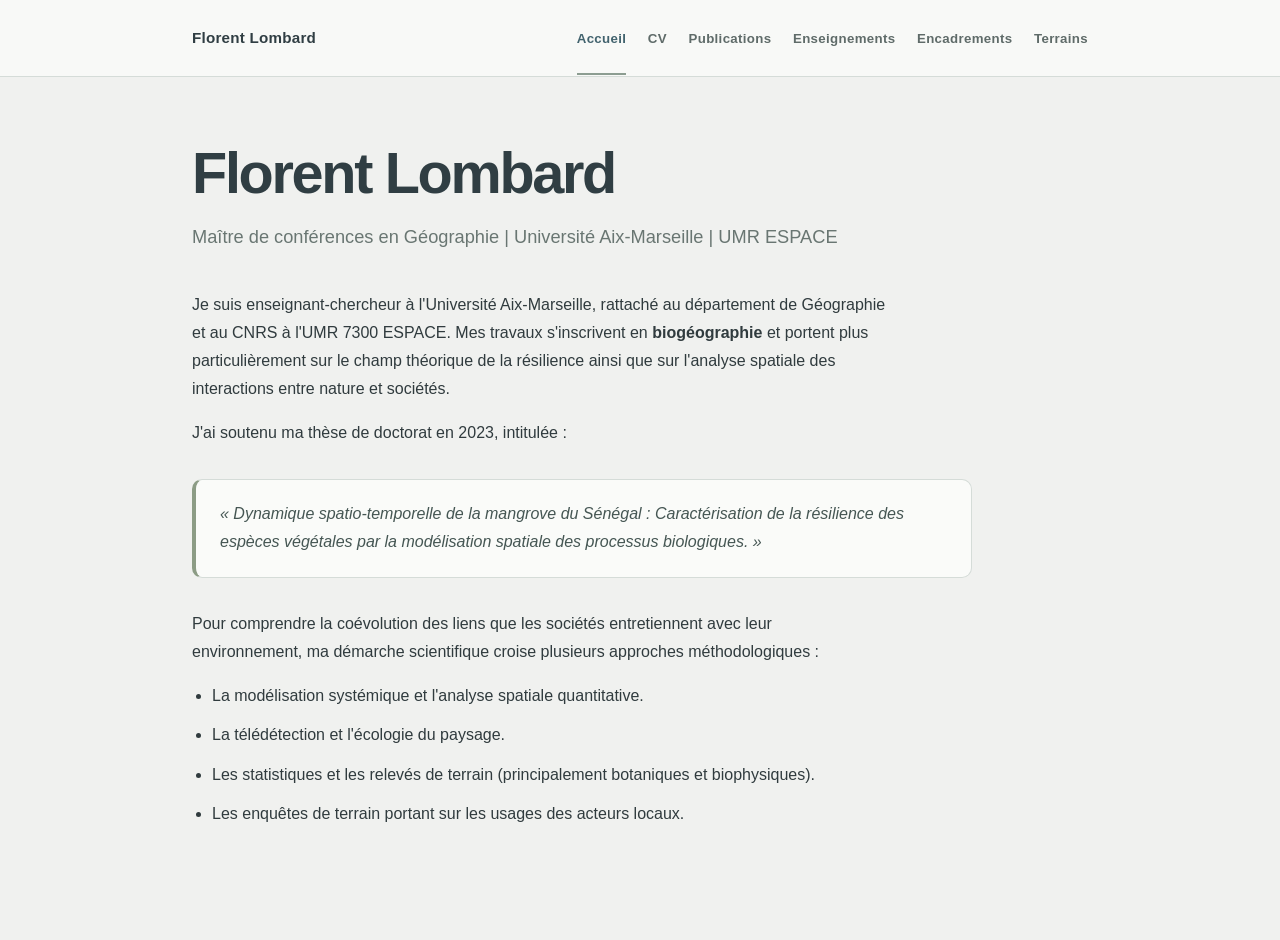
<file: index.html>
<!DOCTYPE html>
<html lang="fr">
<head>
    <meta charset="UTF-8">
    <meta name="viewport" content="width=device-width, initial-scale=1.0">
    <title>Florent Lombard | Accueil</title>
    <link rel="stylesheet" href="assets/site.css">
</head>
<body class="page page-home">
    <header>
        <div class="nav-container">
            <a href="index.html" class="site-title">Florent Lombard</a>
            <nav>
                <ul>
                    <li><a href="index.html" class="active">Accueil</a></li>
                    <li><a href="cv.html">CV</a></li>
                    <li><a href="publications.html">Publications</a></li>
                    <li><a href="enseignements.html">Enseignements</a></li>
                    <li><a href="encadrements.html">Encadrements</a></li>
                    <li><a href="terrains.html">Terrains</a></li>
                </ul>
            </nav>
        </div>
    </header>
    <main>
        <h1>Florent Lombard</h1>
        <p class="subtitle">Maître de conférences en Géographie | Université Aix-Marseille | UMR ESPACE</p>
        <p>Je suis enseignant-chercheur à l'Université Aix-Marseille, rattaché au département de Géographie et au CNRS à l'UMR 7300 ESPACE. Mes travaux s'inscrivent en <strong>biogéographie</strong> et portent plus particulièrement sur le champ théorique de la résilience ainsi que sur l'analyse spatiale des interactions entre nature et sociétés.</p>
        <p>J'ai soutenu ma thèse de doctorat en 2023, intitulée :</p>
        <div class="thesis-box">
            « Dynamique spatio-temporelle de la mangrove du Sénégal : Caractérisation de la résilience des espèces végétales par la modélisation spatiale des processus biologiques. »
        </div>
        <p>Pour comprendre la coévolution des liens que les sociétés entretiennent avec leur environnement, ma démarche scientifique croise plusieurs approches méthodologiques :</p>
        <ul>
            <li>La modélisation systémique et l'analyse spatiale quantitative.</li>
            <li>La télédétection et l'écologie du paysage.</li>
            <li>Les statistiques et les relevés de terrain (principalement botaniques et biophysiques).</li>
            <li>Les enquêtes de terrain portant sur les usages des acteurs locaux.</li>
        </ul>
    </main>
</body>
</html>
</file>
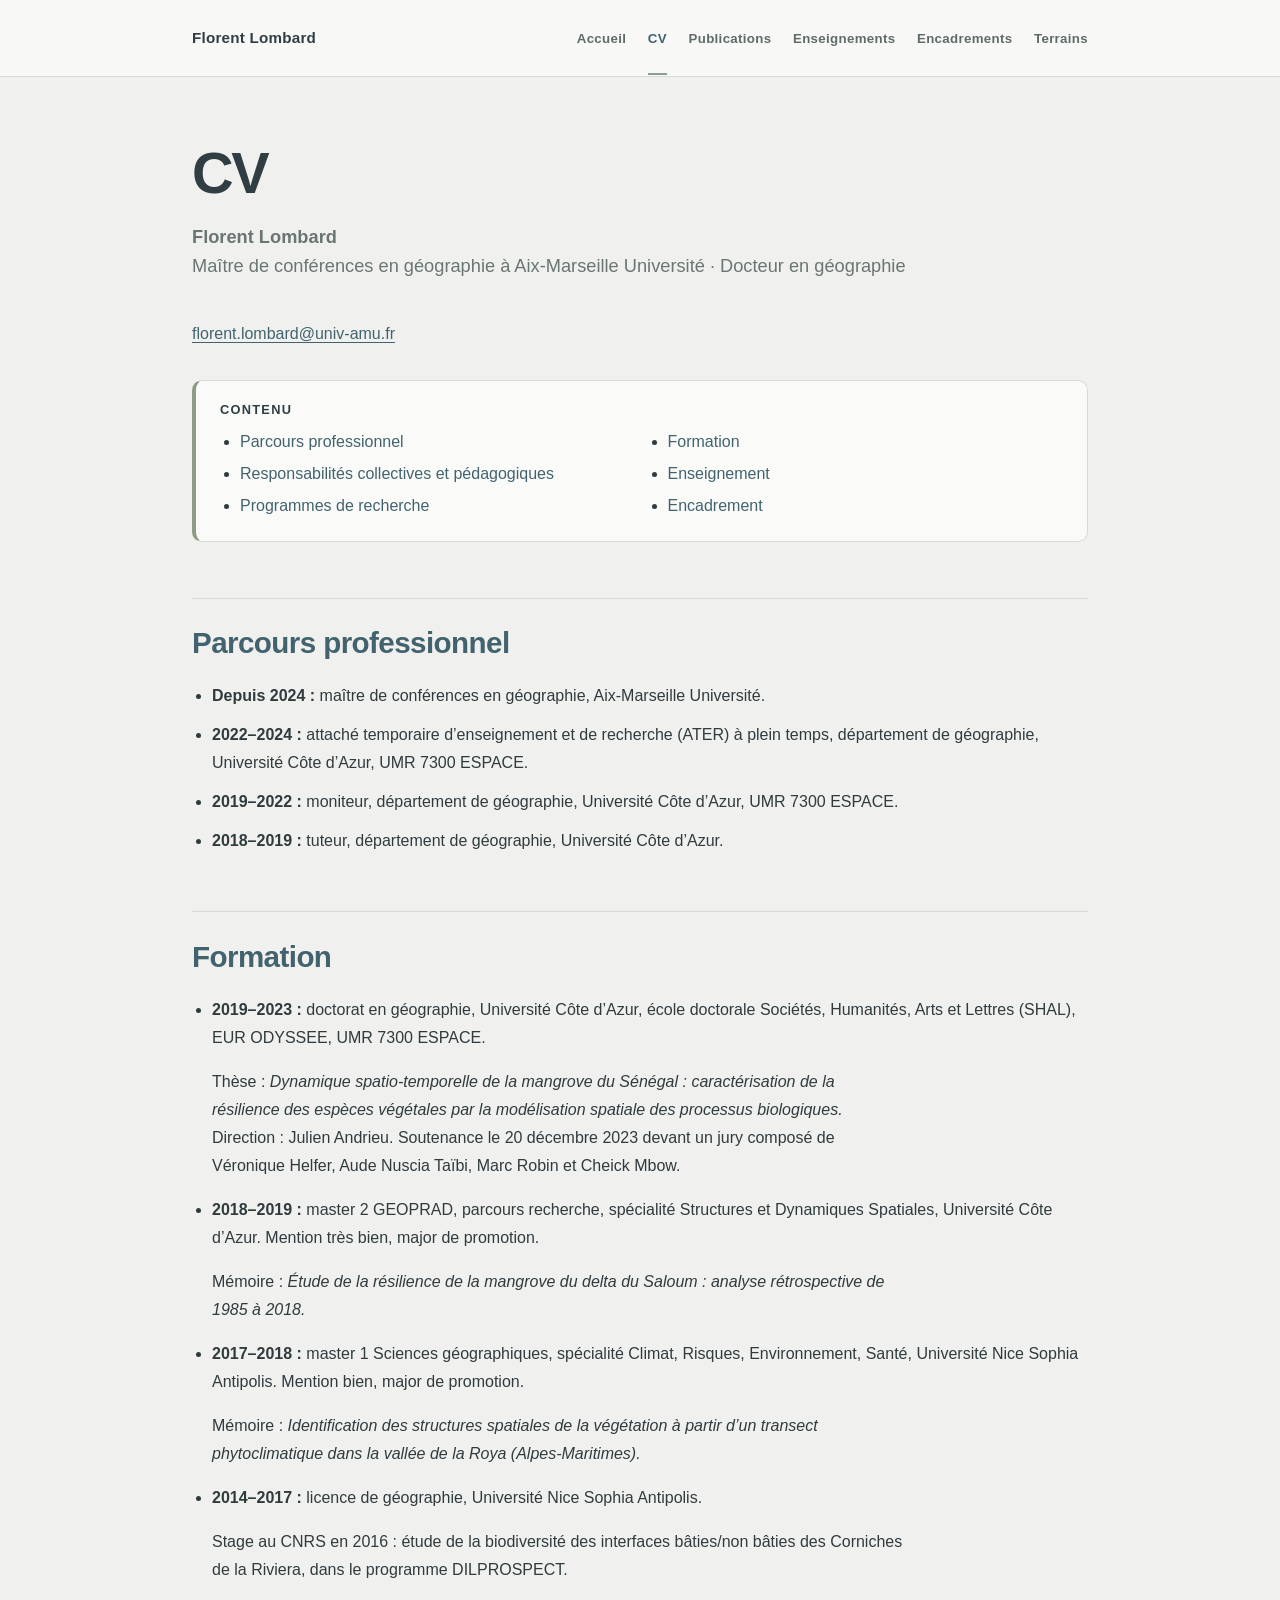
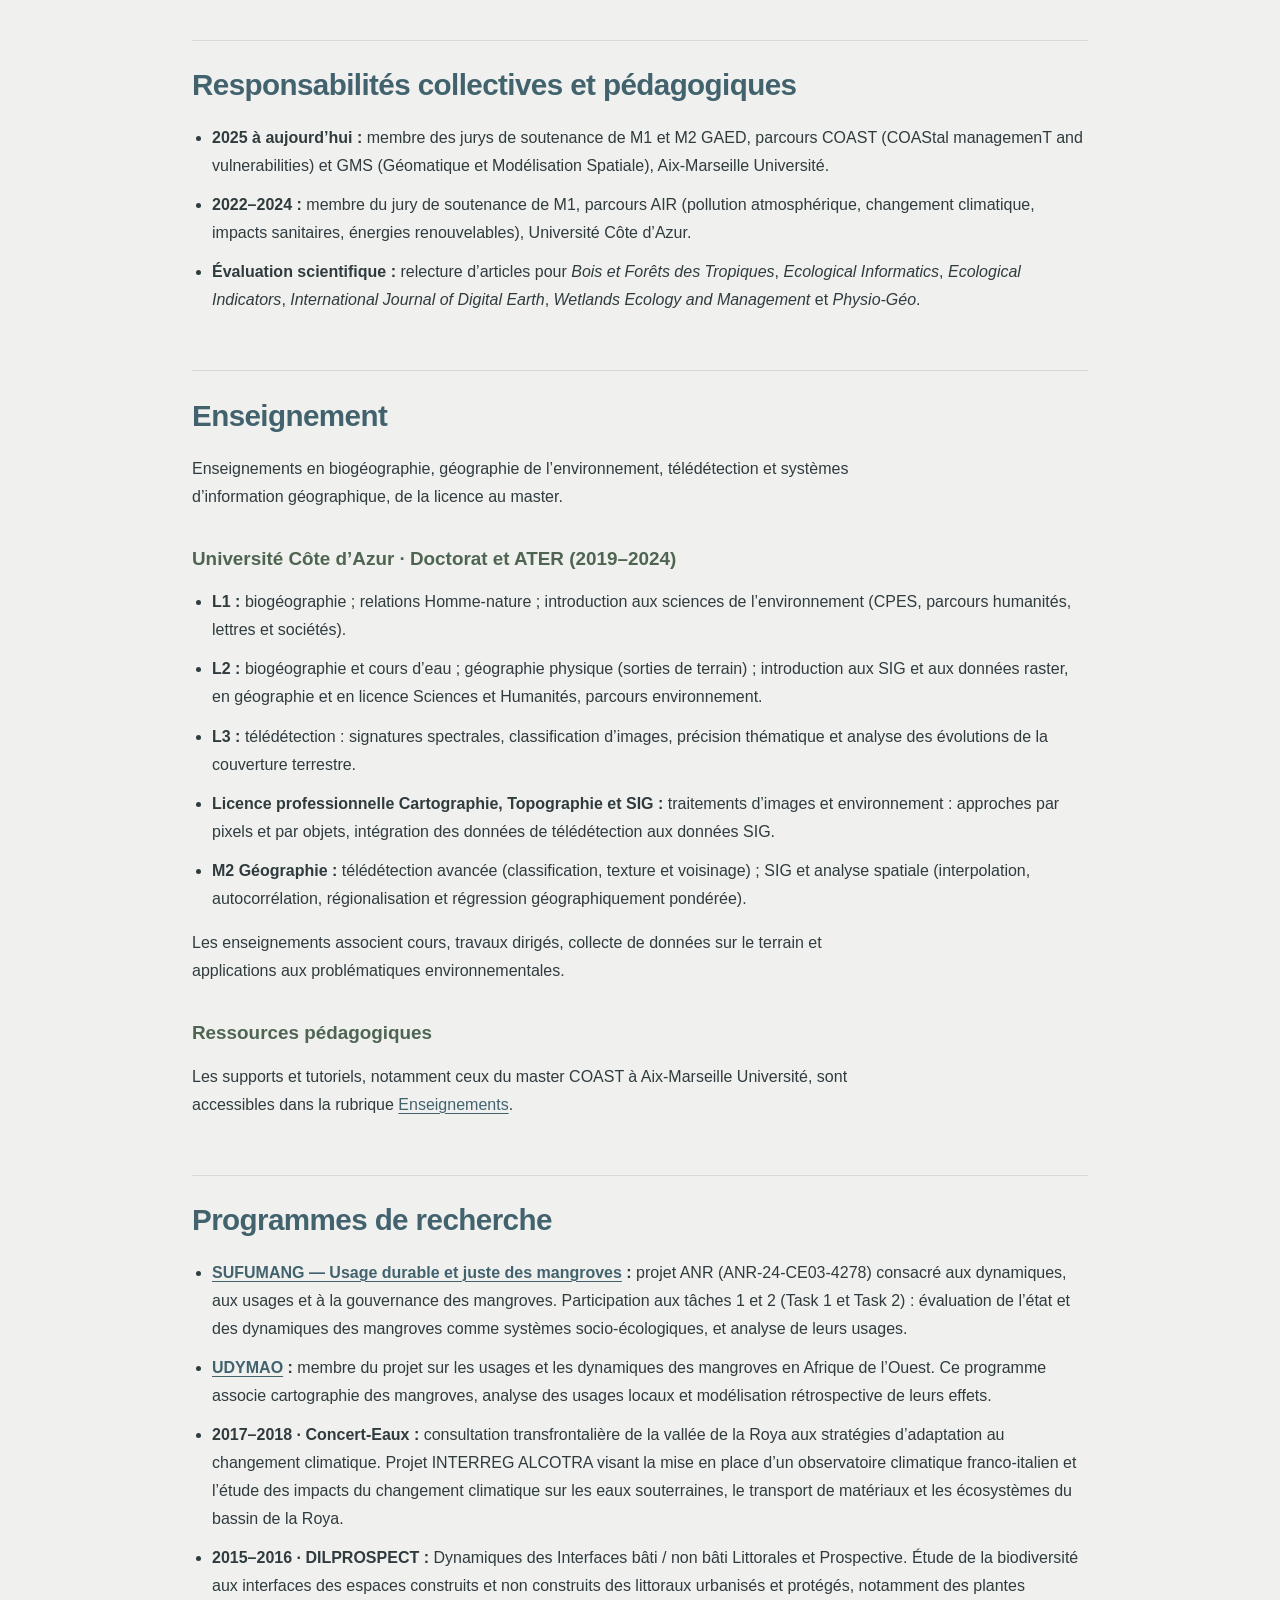
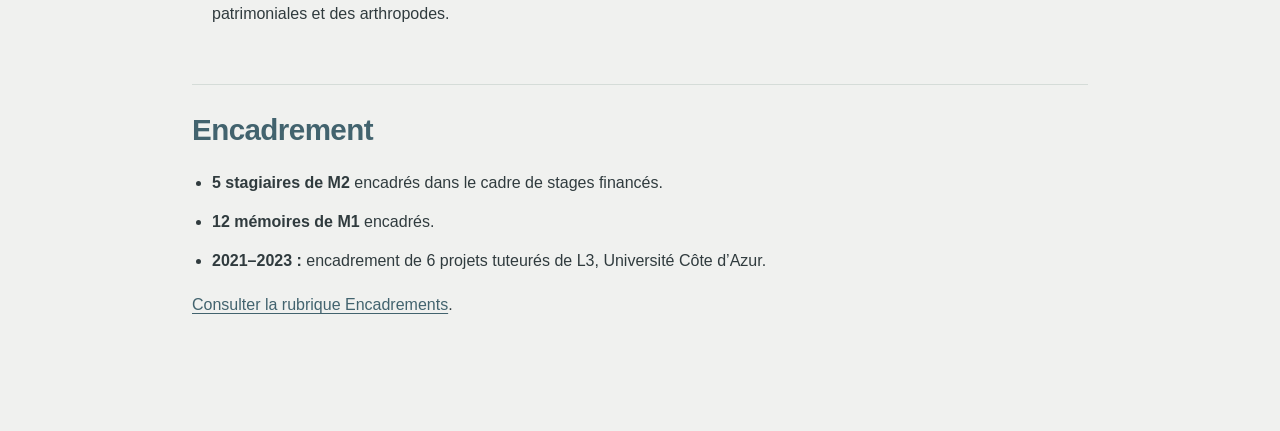
<file: cv.html>
<!DOCTYPE html>
<html lang="fr">
<head>
    <meta charset="UTF-8">
    <meta name="viewport" content="width=device-width, initial-scale=1.0">
    <title>Florent Lombard | CV</title>
    <link rel="stylesheet" href="assets/site.css">
</head>
<body class="page page-cv">
    <header>
        <div class="nav-container">
            <a href="index.html" class="site-title">Florent Lombard</a>
            <nav aria-label="Navigation principale">
                <ul>
                    <li><a href="index.html">Accueil</a></li>
                    <li><a href="cv.html" class="active">CV</a></li>
                    <li><a href="publications.html">Publications</a></li>
                    <li><a href="enseignements.html">Enseignements</a></li>
                    <li><a href="encadrements.html">Encadrements</a></li>
                    <li><a href="terrains.html">Terrains</a></li>
                </ul>
            </nav>
        </div>
    </header>
    <main>
        <h1>CV</h1>
        <p class="intro"><strong>Florent Lombard</strong><br>Maître de conférences en géographie à Aix-Marseille Université · Docteur en géographie</p>
        <p><a href="mailto:florent.lombard@univ-amu.fr">florent.lombard@univ-amu.fr</a></p>
        <nav class="sommaire" aria-label="Sommaire du CV">
            <h2>Contenu</h2>
            <ul>
                <li><a href="#parcours">Parcours professionnel</a></li>
                <li><a href="#formation">Formation</a></li>
                <li><a href="#responsabilites">Responsabilités collectives et pédagogiques</a></li>
                <li><a href="#enseignement">Enseignement</a></li>
                <li><a href="#programmes">Programmes de recherche</a></li>
                <li><a href="#encadrement">Encadrement</a></li>
            </ul>
        </nav>
        <section aria-labelledby="parcours">
            <h2 id="parcours">Parcours professionnel</h2>
            <ul>
                <li><strong>Depuis 2024 :</strong> maître de conférences en géographie, Aix-Marseille Université.</li>
                <li><strong>2022–2024 :</strong> attaché temporaire d’enseignement et de recherche (ATER) à plein temps, département de géographie, Université Côte d’Azur, UMR 7300 ESPACE.</li>
                <li><strong>2019–2022 :</strong> moniteur, département de géographie, Université Côte d’Azur, UMR 7300 ESPACE.</li>
                <li><strong>2018–2019 :</strong> tuteur, département de géographie, Université Côte d’Azur.</li>
            </ul>
        </section>
        <section aria-labelledby="formation">
            <h2 id="formation">Formation</h2>
            <ul>
                <li><strong>2019–2023 :</strong> doctorat en géographie, Université Côte d’Azur, école doctorale Sociétés, Humanités, Arts et Lettres (SHAL), EUR ODYSSEE, UMR 7300 ESPACE.
                    <p>Thèse : <em>Dynamique spatio-temporelle de la mangrove du Sénégal : caractérisation de la résilience des espèces végétales par la modélisation spatiale des processus biologiques.</em><br>Direction : Julien Andrieu. Soutenance le 20 décembre 2023 devant un jury composé de Véronique Helfer, Aude Nuscia Taïbi, Marc Robin et Cheick Mbow.</p>
                </li>
                <li><strong>2018–2019 :</strong> master 2 GEOPRAD, parcours recherche, spécialité Structures et Dynamiques Spatiales, Université Côte d’Azur. Mention très bien, major de promotion.
                    <p>Mémoire : <em>Étude de la résilience de la mangrove du delta du Saloum : analyse rétrospective de 1985 à 2018.</em></p>
                </li>
                <li><strong>2017–2018 :</strong> master 1 Sciences géographiques, spécialité Climat, Risques, Environnement, Santé, Université Nice Sophia Antipolis. Mention bien, major de promotion.
                    <p>Mémoire : <em>Identification des structures spatiales de la végétation à partir d’un transect phytoclimatique dans la vallée de la Roya (Alpes-Maritimes).</em></p>
                </li>
                <li><strong>2014–2017 :</strong> licence de géographie, Université Nice Sophia Antipolis.
                    <p>Stage au CNRS en 2016 : étude de la biodiversité des interfaces bâties/non bâties des Corniches de la Riviera, dans le programme DILPROSPECT.</p>
                </li>
            </ul>
        </section>
        <section aria-labelledby="responsabilites">
            <h2 id="responsabilites">Responsabilités collectives et pédagogiques</h2>
            <ul>
                <li><strong>2025 à aujourd’hui :</strong> membre des jurys de soutenance de M1 et M2 GAED, parcours COAST (COAStal managemenT and vulnerabilities) et GMS (Géomatique et Modélisation Spatiale), Aix-Marseille Université.</li>
                <li><strong>2022–2024 :</strong> membre du jury de soutenance de M1, parcours AIR (pollution atmosphérique, changement climatique, impacts sanitaires, énergies renouvelables), Université Côte d’Azur.</li>
                <li><strong>Évaluation scientifique :</strong> relecture d’articles pour <em>Bois et Forêts des Tropiques</em>, <em>Ecological Informatics</em>, <em>Ecological Indicators</em>, <em>International Journal of Digital Earth</em>, <em>Wetlands Ecology and Management</em> et <em>Physio-Géo</em>.</li>
            </ul>
        </section>
        <section aria-labelledby="enseignement">
            <h2 id="enseignement">Enseignement</h2>
            <p>Enseignements en biogéographie, géographie de l’environnement, télédétection et systèmes d’information géographique, de la licence au master.</p>
            <h3>Université Côte d’Azur · Doctorat et ATER (2019–2024)</h3>
            <ul>
                <li><strong>L1 :</strong> biogéographie ; relations Homme-nature ; introduction aux sciences de l’environnement (CPES, parcours humanités, lettres et sociétés).</li>
                <li><strong>L2 :</strong> biogéographie et cours d’eau ; géographie physique (sorties de terrain) ; introduction aux SIG et aux données raster, en géographie et en licence Sciences et Humanités, parcours environnement.</li>
                <li><strong>L3 :</strong> télédétection : signatures spectrales, classification d’images, précision thématique et analyse des évolutions de la couverture terrestre.</li>
                <li><strong>Licence professionnelle Cartographie, Topographie et SIG :</strong> traitements d’images et environnement : approches par pixels et par objets, intégration des données de télédétection aux données SIG.</li>
                <li><strong>M2 Géographie :</strong> télédétection avancée (classification, texture et voisinage) ; SIG et analyse spatiale (interpolation, autocorrélation, régionalisation et régression géographiquement pondérée).</li>
            </ul>
            <p>Les enseignements associent cours, travaux dirigés, collecte de données sur le terrain et applications aux problématiques environnementales.</p>
            <h3>Ressources pédagogiques</h3>
            <p>Les supports et tutoriels, notamment ceux du master COAST à Aix-Marseille Université, sont accessibles dans la rubrique <a href="enseignements.html">Enseignements</a>.</p>
        </section>
        <section aria-labelledby="programmes">
            <h2 id="programmes">Programmes de recherche</h2>
            <ul>
                <li><strong><a href="https://anr.fr/Projet-ANR-24-CE03-4278">SUFUMANG — Usage durable et juste des mangroves</a> :</strong> projet ANR (ANR-24-CE03-4278) consacré aux dynamiques, aux usages et à la gouvernance des mangroves. Participation aux tâches 1 et 2 (Task 1 et Task 2) : évaluation de l’état et des dynamiques des mangroves comme systèmes socio-écologiques, et analyse de leurs usages.</li>
                <li><strong><a href="https://nairobi.office.cnrs.fr/research/udymao/">UDYMAO</a> :</strong> membre du projet sur les usages et les dynamiques des mangroves en Afrique de l’Ouest. Ce programme associe cartographie des mangroves, analyse des usages locaux et modélisation rétrospective de leurs effets.</li>
                <li><strong>2017–2018 · Concert-Eaux :</strong> consultation transfrontalière de la vallée de la Roya aux stratégies d’adaptation au changement climatique. Projet INTERREG ALCOTRA visant la mise en place d’un observatoire climatique franco-italien et l’étude des impacts du changement climatique sur les eaux souterraines, le transport de matériaux et les écosystèmes du bassin de la Roya.</li>
                <li><strong>2015–2016 · DILPROSPECT :</strong> Dynamiques des Interfaces bâti / non bâti Littorales et Prospective. Étude de la biodiversité aux interfaces des espaces construits et non construits des littoraux urbanisés et protégés, notamment des plantes patrimoniales et des arthropodes.</li>
            </ul>
        </section>
        <section aria-labelledby="encadrement">
            <h2 id="encadrement">Encadrement</h2>
            <ul>
                <li><strong>5 stagiaires de M2</strong> encadrés dans le cadre de stages financés.</li>
                <li><strong>12 mémoires de M1</strong> encadrés.</li>
                <li><strong>2021–2023 :</strong> encadrement de 6 projets tuteurés de L3, Université Côte d’Azur.</li>
            </ul>
            <p><a href="encadrements.html">Consulter la rubrique Encadrements</a>.</p>
        </section>
    </main>
</body>
</html>
</file>
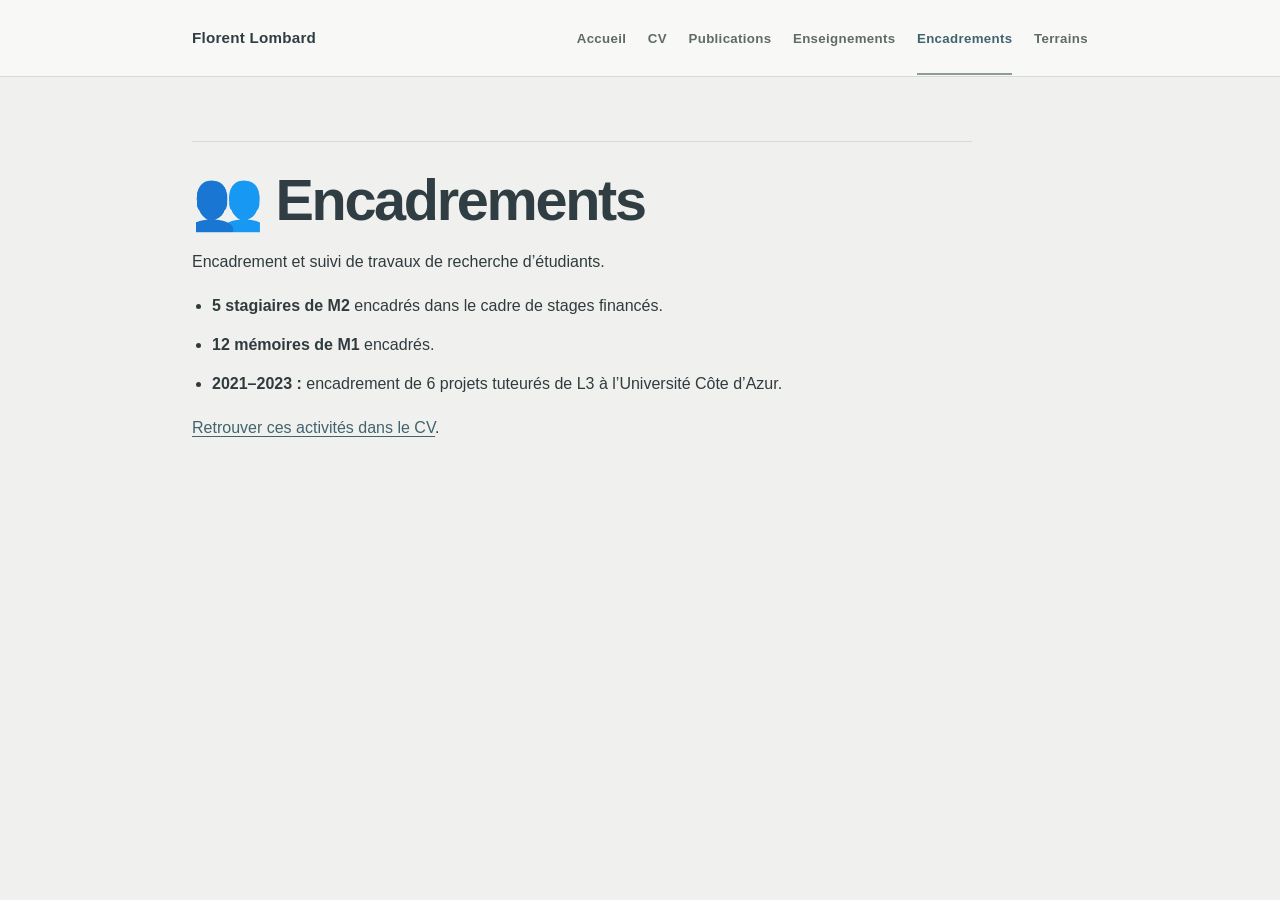
<file: encadrements.html>
<!DOCTYPE html>
<html lang="fr">
<head>
    <meta charset="UTF-8">
    <meta name="viewport" content="width=device-width, initial-scale=1.0">
    <title>Florent Lombard | Encadrements</title>
    <link rel="stylesheet" href="assets/site.css">
</head>
<body class="page page-encadrements">
    <header>
        <div class="nav-container">
            <a href="index.html" class="site-title">Florent Lombard</a>
            <nav>
                <ul>
                    <li><a href="index.html">Accueil</a></li>
                    <li><a href="cv.html">CV</a></li>
                    <li><a href="publications.html">Publications</a></li>
                    <li><a href="enseignements.html">Enseignements</a></li>
                    <li><a href="encadrements.html" class="active">Encadrements</a></li>
                    <li><a href="terrains.html">Terrains</a></li>
                </ul>
            </nav>
        </div>
    </header>
    <main>
        <h2>👥 Encadrements</h2>
        <p>Encadrement et suivi de travaux de recherche d’étudiants.</p>
        <ul>
            <li><strong>5 stagiaires de M2</strong> encadrés dans le cadre de stages financés.</li>
            <li><strong>12 mémoires de M1</strong> encadrés.</li>
            <li><strong>2021–2023 :</strong> encadrement de 6 projets tuteurés de L3 à l’Université Côte d’Azur.</li>
        </ul>
        <p><a href="cv.html#encadrement">Retrouver ces activités dans le CV</a>.</p>
    </main>
</body>
</html>
</file>
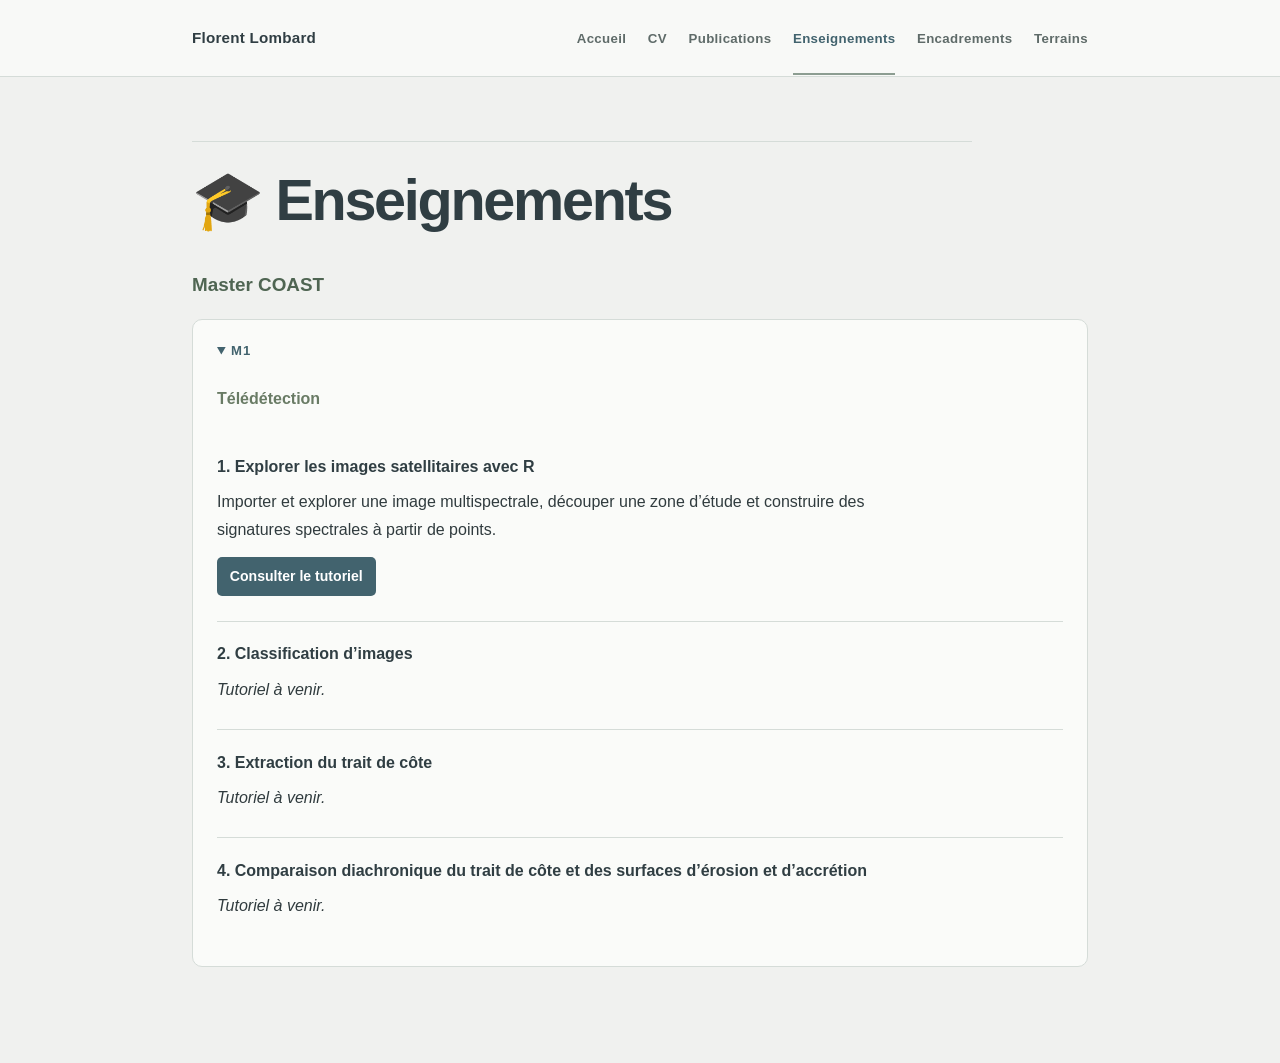
<file: enseignements.html>
<!DOCTYPE html>
<html lang="fr">
<head>
    <meta charset="UTF-8">
    <meta name="viewport" content="width=device-width, initial-scale=1.0">
    <title>Florent Lombard | Enseignements</title>
    <link rel="stylesheet" href="assets/site.css">
</head>
<body class="page page-enseignements">
    <header>
        <div class="nav-container">
            <a href="index.html" class="site-title">Florent Lombard</a>
            <nav>
                <ul>
                    <li><a href="index.html">Accueil</a></li>
                    <li><a href="cv.html">CV</a></li>
                    <li><a href="publications.html">Publications</a></li>
                    <li><a href="enseignements.html" class="active">Enseignements</a></li>
                    <li><a href="encadrements.html">Encadrements</a></li>
                    <li><a href="terrains.html">Terrains</a></li>
                </ul>
            </nav>
        </div>
    </header>
    <main>
        <h2>🎓 Enseignements</h2>
        <section id="master-coast">
<h3>Master COAST</h3>
<details open><summary><strong>M1</strong></summary>
<section aria-labelledby="teledetection"><h4 id="teledetection">Télédétection</h4>
<section aria-labelledby="exploration-images">
<h5 id="exploration-images">1. Explorer les images satellitaires avec R</h5>
<p>Importer et explorer une image multispectrale, découper une zone d’étude et construire des signatures spectrales à partir de points.</p>
<p><a href="cours/master-coast/m1/teledetection/">Consulter le tutoriel</a></p>
</section>
<section aria-labelledby="classification-images">
<h5 id="classification-images">2. Classification d’images</h5>
<p><em>Tutoriel à venir.</em></p>
</section>
<section aria-labelledby="extraction-trait-cote">
<h5 id="extraction-trait-cote">3. Extraction du trait de côte</h5>
<p><em>Tutoriel à venir.</em></p>
</section>
<section aria-labelledby="comparaison-diachronique">
<h5 id="comparaison-diachronique">4. Comparaison diachronique du trait de côte et des surfaces d’érosion et d’accrétion</h5>
<p><em>Tutoriel à venir.</em></p>
</section>
</section></details>
</section>
    </main>
</body>
</html>
</file>
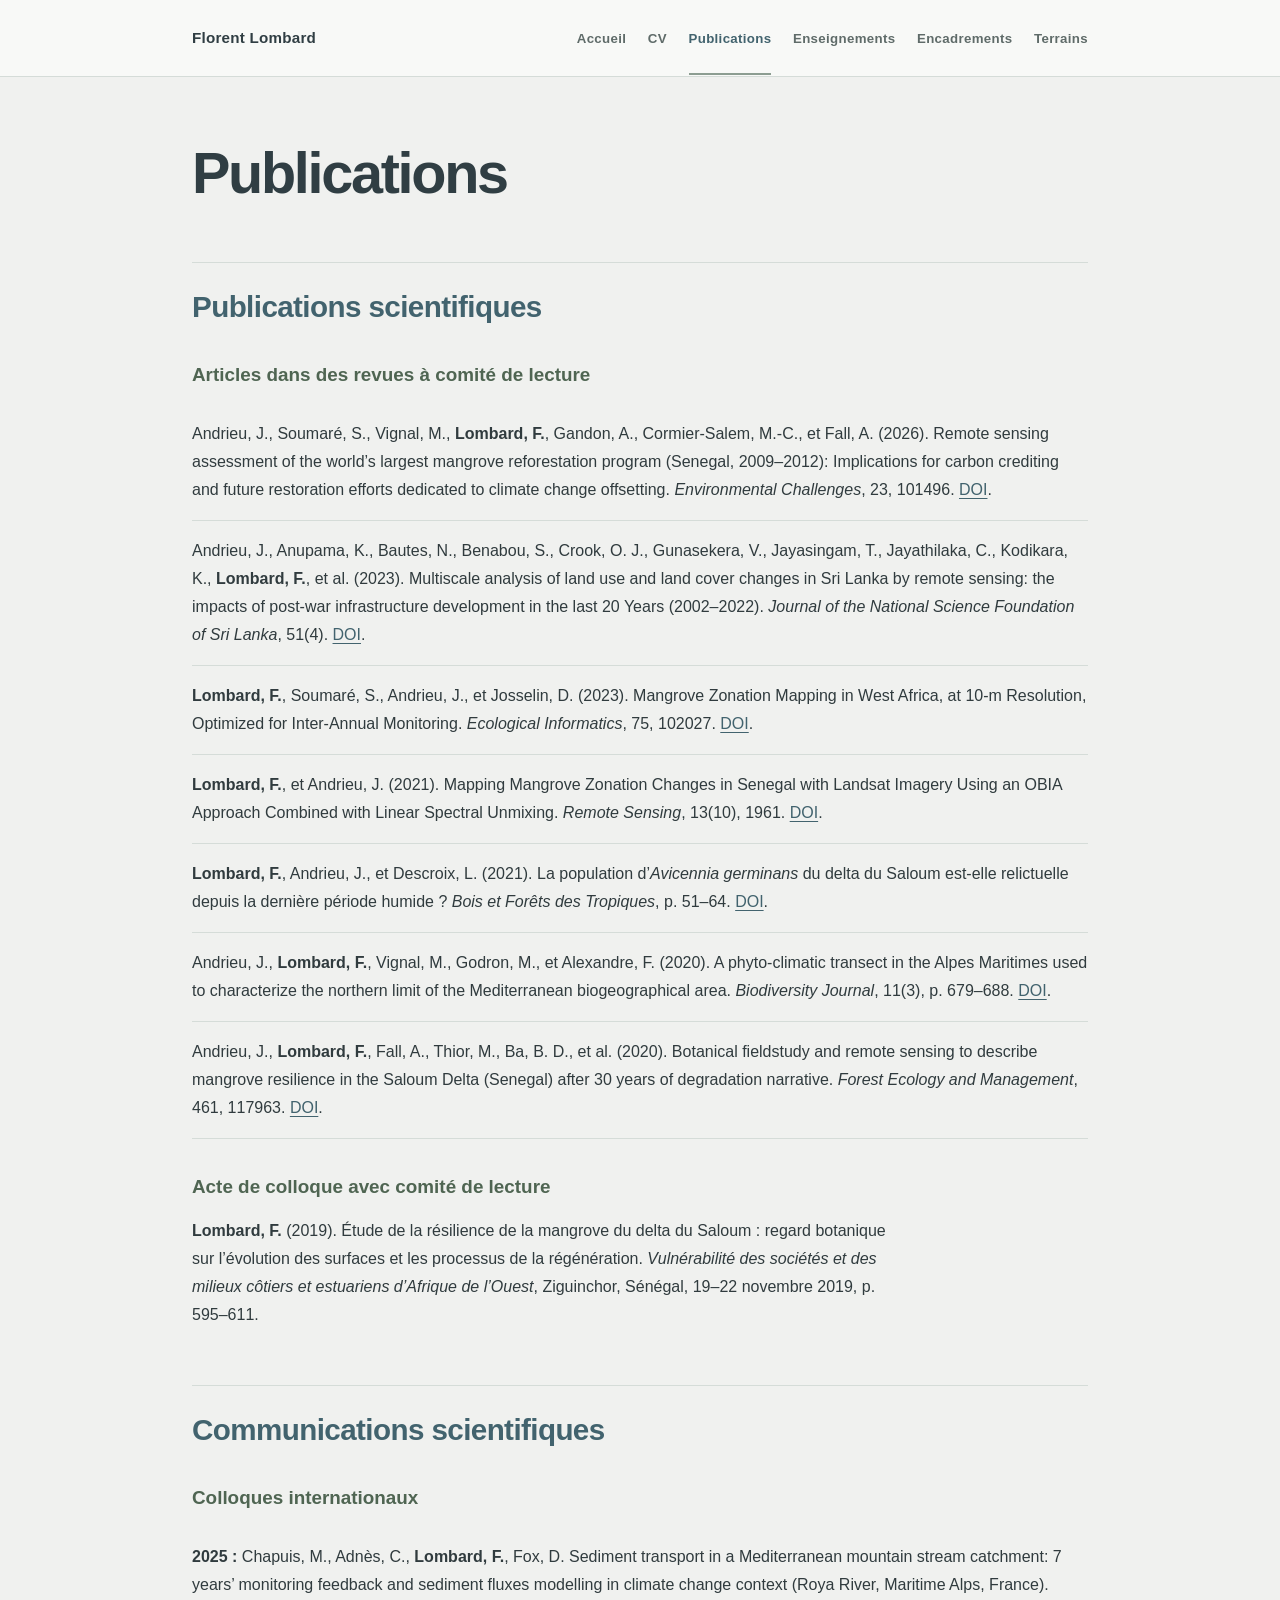
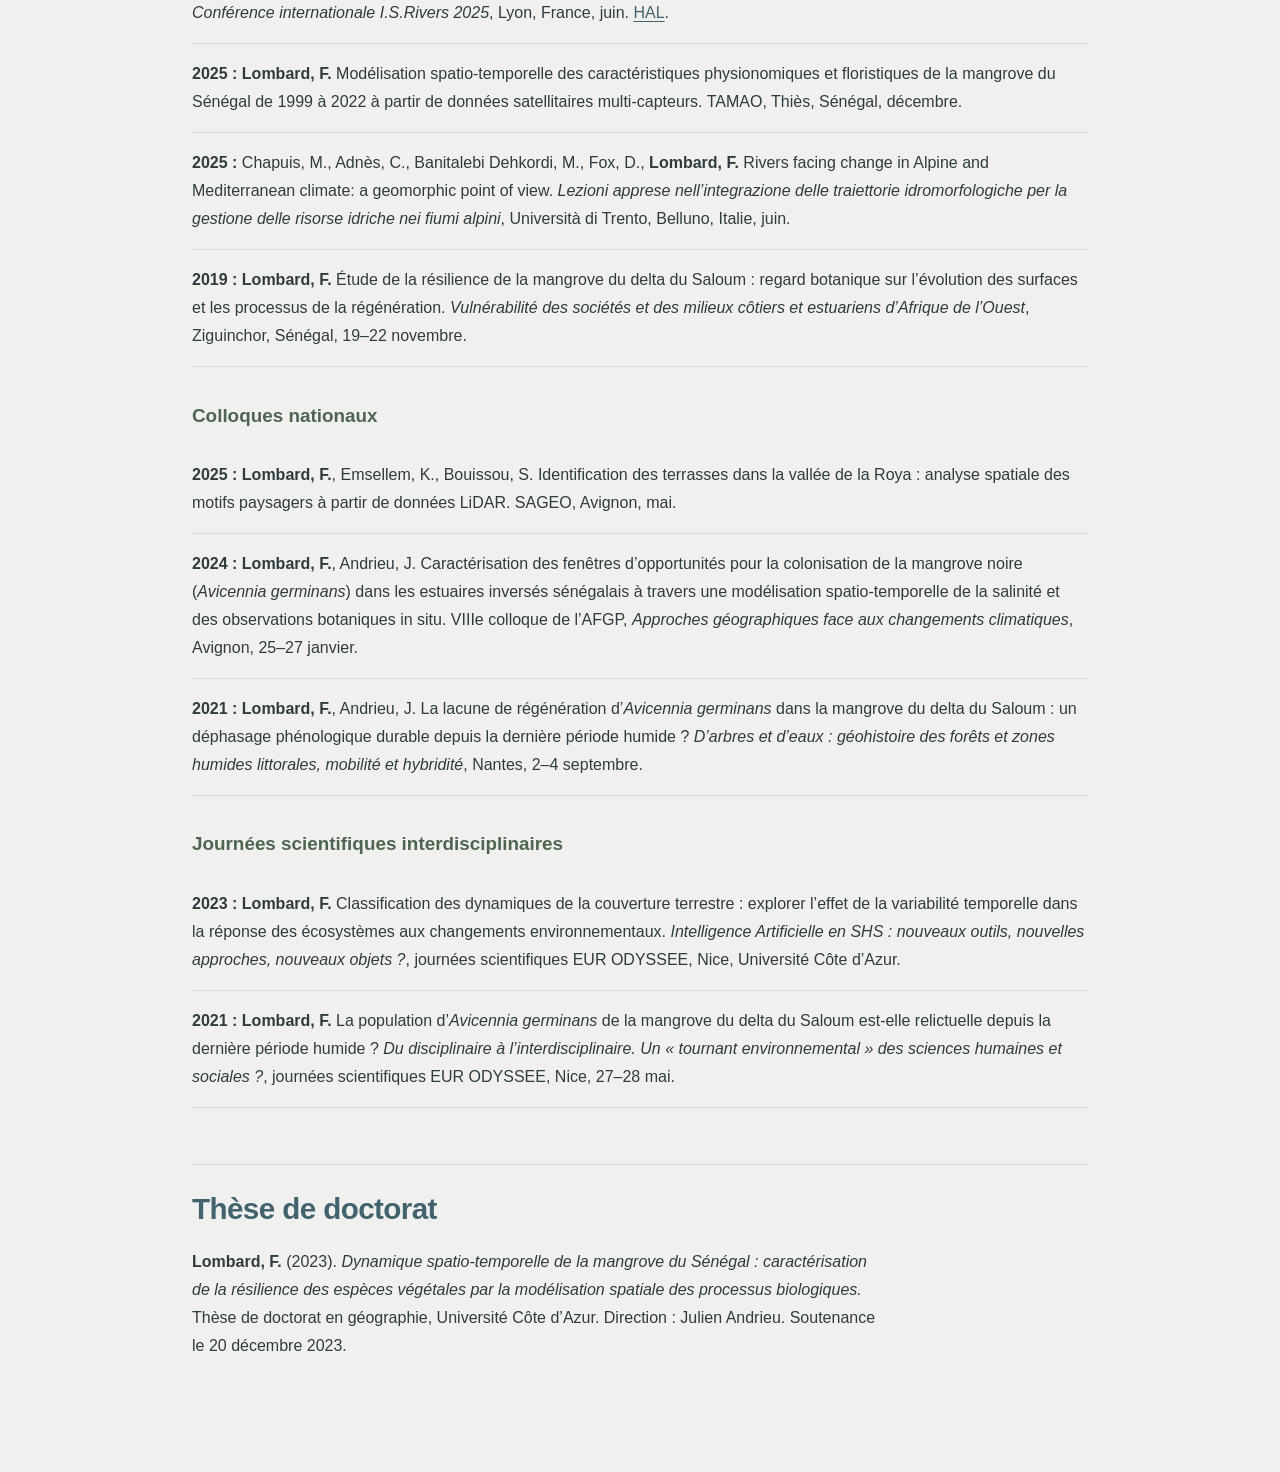
<file: publications.html>
<!DOCTYPE html>
<html lang="fr">
<head>
    <meta charset="UTF-8">
    <meta name="viewport" content="width=device-width, initial-scale=1.0">
    <title>Florent Lombard | Publications</title>
    <link rel="stylesheet" href="assets/site.css">
</head>
<body class="page page-publications">
    <header>
        <div class="nav-container">
            <a href="index.html" class="site-title">Florent Lombard</a>
            <nav>
                <ul>
                    <li><a href="index.html">Accueil</a></li>
                    <li><a href="cv.html">CV</a></li>
                    <li><a href="publications.html" class="active">Publications</a></li>
                    <li><a href="enseignements.html">Enseignements</a></li>
                    <li><a href="encadrements.html">Encadrements</a></li>
                    <li><a href="terrains.html">Terrains</a></li>
                </ul>
            </nav>
        </div>
    </header>
    <main>
        <h1>Publications</h1>
        <section aria-labelledby="publications">
            <h2 id="publications">Publications scientifiques</h2>
            <h3>Articles dans des revues à comité de lecture</h3>
            <ul class="bibliographie">
                <li>Andrieu, J., Soumaré, S., Vignal, M., <strong>Lombard, F.</strong>, Gandon, A., Cormier-Salem, M.-C., et Fall, A. (2026). Remote sensing assessment of the world’s largest mangrove reforestation program (Senegal, 2009–2012): Implications for carbon crediting and future restoration efforts dedicated to climate change offsetting. <em>Environmental Challenges</em>, 23, 101496. <a href="https://doi.org/10.1016/j.envc.2026.101496">DOI</a>.</li>
                <li>Andrieu, J., Anupama, K., Bautes, N., Benabou, S., Crook, O. J., Gunasekera, V., Jayasingam, T., Jayathilaka, C., Kodikara, K., <strong>Lombard, F.</strong>, et al. (2023). Multiscale analysis of land use and land cover changes in Sri Lanka by remote sensing: the impacts of post-war infrastructure development in the last 20 Years (2002–2022). <em>Journal of the National Science Foundation of Sri Lanka</em>, 51(4). <a href="https://doi.org/10.4038/jnsfsr.v51i4.11548">DOI</a>.</li>
                <li><strong>Lombard, F.</strong>, Soumaré, S., Andrieu, J., et Josselin, D. (2023). Mangrove Zonation Mapping in West Africa, at 10-m Resolution, Optimized for Inter-Annual Monitoring. <em>Ecological Informatics</em>, 75, 102027. <a href="https://doi.org/10.1016/j.ecoinf.2023.102027">DOI</a>.</li>
                <li><strong>Lombard, F.</strong>, et Andrieu, J. (2021). Mapping Mangrove Zonation Changes in Senegal with Landsat Imagery Using an OBIA Approach Combined with Linear Spectral Unmixing. <em>Remote Sensing</em>, 13(10), 1961. <a href="https://doi.org/10.3390/rs13101961">DOI</a>.</li>
                <li><strong>Lombard, F.</strong>, Andrieu, J., et Descroix, L. (2021). La population d’<em>Avicennia germinans</em> du delta du Saloum est-elle relictuelle depuis la dernière période humide ? <em>Bois et Forêts des Tropiques</em>, p. 51–64. <a href="https://doi.org/10.19182/bft2020.346.a36296">DOI</a>.</li>
                <li>Andrieu, J., <strong>Lombard, F.</strong>, Vignal, M., Godron, M., et Alexandre, F. (2020). A phyto-climatic transect in the Alpes Maritimes used to characterize the northern limit of the Mediterranean biogeographical area. <em>Biodiversity Journal</em>, 11(3), p. 679–688. <a href="https://doi.org/10.31396/Biodiv.Jour.2020.11.3.679-688">DOI</a>.</li>
                <li>Andrieu, J., <strong>Lombard, F.</strong>, Fall, A., Thior, M., Ba, B. D., et al. (2020). Botanical fieldstudy and remote sensing to describe mangrove resilience in the Saloum Delta (Senegal) after 30 years of degradation narrative. <em>Forest Ecology and Management</em>, 461, 117963. <a href="https://doi.org/10.1016/j.foreco.2020.117963">DOI</a>.</li>
            </ul>
            <h3>Acte de colloque avec comité de lecture</h3>
            <p><strong>Lombard, F.</strong> (2019). Étude de la résilience de la mangrove du delta du Saloum : regard botanique sur l’évolution des surfaces et les processus de la régénération. <em>Vulnérabilité des sociétés et des milieux côtiers et estuariens d’Afrique de l’Ouest</em>, Ziguinchor, Sénégal, 19–22 novembre 2019, p. 595–611.</p>
            </section>
        <section aria-labelledby="communications">
            <h2 id="communications">Communications scientifiques</h2>
            <h3>Colloques internationaux</h3>
            <ul>
                <li><strong>2025 :</strong> Chapuis, M., Adnès, C., <strong>Lombard, F.</strong>, Fox, D. Sediment transport in a Mediterranean mountain stream catchment: 7 years’ monitoring feedback and sediment fluxes modelling in climate change context (Roya River, Maritime Alps, France). <em>Conférence internationale I.S.Rivers 2025</em>, Lyon, France, juin. <a href="https://hal.science/hal-05170175">HAL</a>.</li>
                <li><strong>2025 :</strong> <strong>Lombard, F.</strong> Modélisation spatio-temporelle des caractéristiques physionomiques et floristiques de la mangrove du Sénégal de 1999 à 2022 à partir de données satellitaires multi-capteurs. TAMAO, Thiès, Sénégal, décembre.</li>
                <li><strong>2025 :</strong> Chapuis, M., Adnès, C., Banitalebi Dehkordi, M., Fox, D., <strong>Lombard, F.</strong> Rivers facing change in Alpine and Mediterranean climate: a geomorphic point of view. <em>Lezioni apprese nell’integrazione delle traiettorie idromorfologiche per la gestione delle risorse idriche nei fiumi alpini</em>, Università di Trento, Belluno, Italie, juin.</li>
                <li><strong>2019 :</strong> <strong>Lombard, F.</strong> Étude de la résilience de la mangrove du delta du Saloum : regard botanique sur l’évolution des surfaces et les processus de la régénération. <em>Vulnérabilité des sociétés et des milieux côtiers et estuariens d’Afrique de l’Ouest</em>, Ziguinchor, Sénégal, 19–22 novembre.</li>
            </ul>
            <h3>Colloques nationaux</h3>
            <ul>
                <li><strong>2025 :</strong> <strong>Lombard, F.</strong>, Emsellem, K., Bouissou, S. Identification des terrasses dans la vallée de la Roya : analyse spatiale des motifs paysagers à partir de données LiDAR. SAGEO, Avignon, mai.</li>
                <li><strong>2024 :</strong> <strong>Lombard, F.</strong>, Andrieu, J. Caractérisation des fenêtres d’opportunités pour la colonisation de la mangrove noire (<em>Avicennia germinans</em>) dans les estuaires inversés sénégalais à travers une modélisation spatio-temporelle de la salinité et des observations botaniques in situ. VIIIe colloque de l’AFGP, <em>Approches géographiques face aux changements climatiques</em>, Avignon, 25–27 janvier.</li>
                <li><strong>2021 :</strong> <strong>Lombard, F.</strong>, Andrieu, J. La lacune de régénération d’<em>Avicennia germinans</em> dans la mangrove du delta du Saloum : un déphasage phénologique durable depuis la dernière période humide ? <em>D’arbres et d’eaux : géohistoire des forêts et zones humides littorales, mobilité et hybridité</em>, Nantes, 2–4 septembre.</li>
            </ul>
            <h3>Journées scientifiques interdisciplinaires</h3>
            <ul>
                <li><strong>2023 :</strong> <strong>Lombard, F.</strong> Classification des dynamiques de la couverture terrestre : explorer l’effet de la variabilité temporelle dans la réponse des écosystèmes aux changements environnementaux. <em>Intelligence Artificielle en SHS : nouveaux outils, nouvelles approches, nouveaux objets ?</em>, journées scientifiques EUR ODYSSEE, Nice, Université Côte d’Azur.</li>
                <li><strong>2021 :</strong> <strong>Lombard, F.</strong> La population d’<em>Avicennia germinans</em> de la mangrove du delta du Saloum est-elle relictuelle depuis la dernière période humide ? <em>Du disciplinaire à l’interdisciplinaire. Un « tournant environnemental » des sciences humaines et sociales ?</em>, journées scientifiques EUR ODYSSEE, Nice, 27–28 mai.</li>
            </ul>

        </section>
        <section aria-labelledby="these">
            <h2 id="these">Thèse de doctorat</h2>
            <p><strong>Lombard, F.</strong> (2023). <em>Dynamique spatio-temporelle de la mangrove du Sénégal : caractérisation de la résilience des espèces végétales par la modélisation spatiale des processus biologiques.</em> Thèse de doctorat en géographie, Université Côte d’Azur. Direction : Julien Andrieu. Soutenance le 20 décembre 2023.</p>
        </section>
    </main>
</body>
</html>
</file>
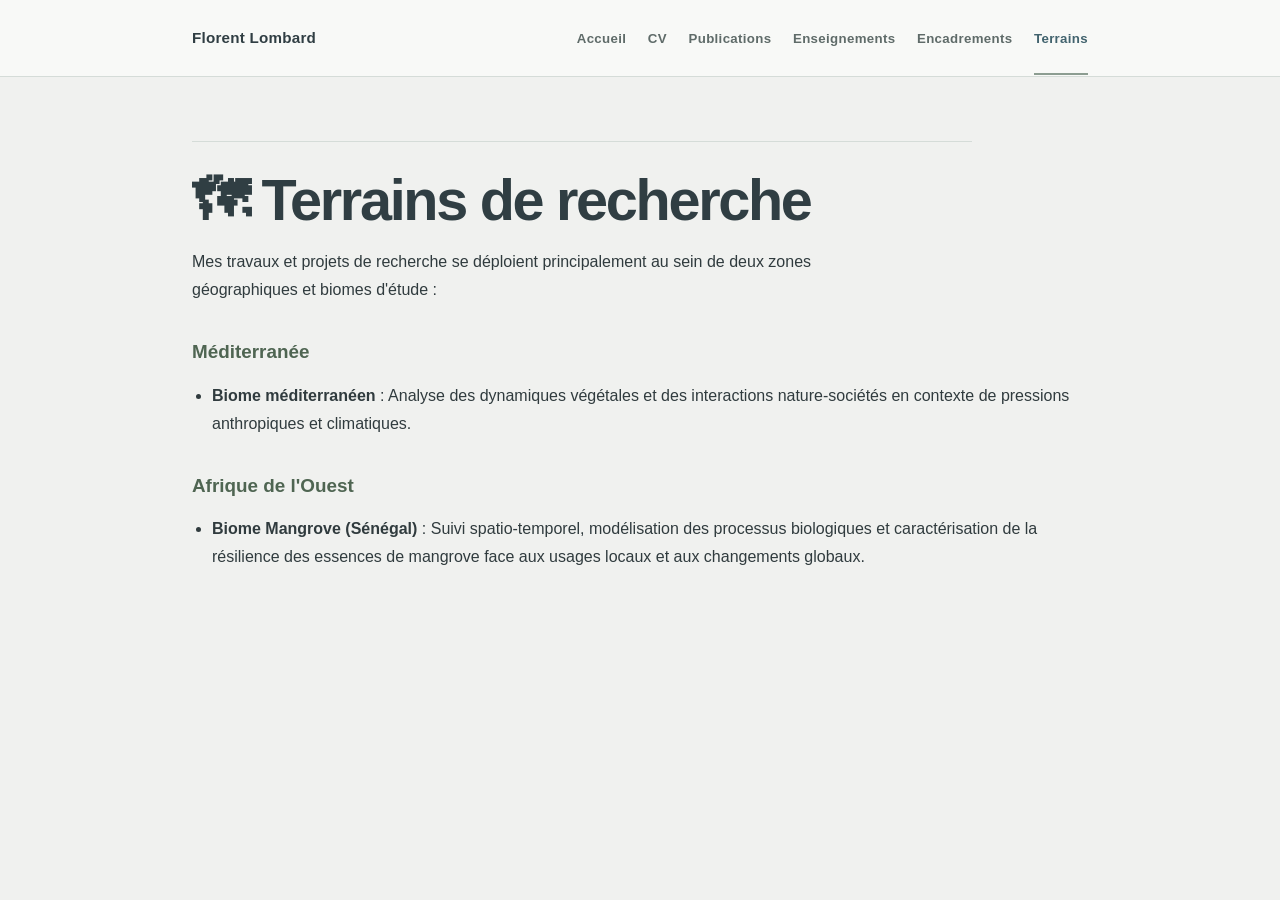
<file: terrains.html>
<!DOCTYPE html>
<html lang="fr">
<head>
    <meta charset="UTF-8">
    <meta name="viewport" content="width=device-width, initial-scale=1.0">
    <title>Florent Lombard | Terrains</title>
    <link rel="stylesheet" href="assets/site.css">
</head>
<body class="page page-terrains">
    <header>
        <div class="nav-container">
            <a href="index.html" class="site-title">Florent Lombard</a>
            <nav>
                <ul>
                    <li><a href="index.html">Accueil</a></li>
                    <li><a href="cv.html">CV</a></li>
                    <li><a href="publications.html">Publications</a></li>
                    <li><a href="enseignements.html">Enseignements</a></li>
                    <li><a href="encadrements.html">Encadrements</a></li>
                    <li><a href="terrains.html" class="active">Terrains</a></li>
                </ul>
            </nav>
        </div>
    </header>
    <main>
        <h2>🗺 Terrains de recherche</h2>
        <p>Mes travaux et projets de recherche se déploient principalement au sein de deux zones géographiques et biomes d'étude :</p>
        
        <h3>Méditerranée</h3>
        <ul>
            <li><strong>Biome méditerranéen</strong> : Analyse des dynamiques végétales et des interactions nature-sociétés en contexte de pressions anthropiques et climatiques.</li>
        </ul>

        <h3>Afrique de l'Ouest</h3>
        <ul>
            <li><strong>Biome Mangrove (Sénégal)</strong> : Suivi spatio-temporel, modélisation des processus biologiques et caractérisation de la résilience des essences de mangrove face aux usages locaux et aux changements globaux.</li>
        </ul>
    </main>
</body>
</html>
</file>
<file: assets/site.css>
:root {
  --limestone: #f0f1ef;
  --surface: #fafbf9;
  --surface-muted: #e8ece9;
  --slate: #42636e;
  --slate-dark: #303e43;
  --vegetation: #697b65;
  --ink: #303b3e;
  --muted: #697672;
  --line: #d5dcd8;
  --max-width: 960px;
  --radius: 10px;
}

* { box-sizing: border-box; }

html {
  scroll-behavior: smooth;
  background: var(--limestone);
}

body {
  margin: 0;
  color: var(--ink);
  background: var(--limestone);
  font-family: "Helvetica Neue", Helvetica, Arial, sans-serif;
  font-size: 16px;
  line-height: 1.75;
  text-rendering: optimizeLegibility;
}

a {
  color: var(--slate);
  text-decoration-thickness: 1px;
  text-underline-offset: .2em;
}

a:hover { color: var(--slate-dark); }

a:focus-visible {
  outline: 2px solid var(--slate);
  outline-offset: 4px;
}

header {
  position: sticky;
  top: 0;
  z-index: 1000;
  background: rgba(248, 249, 247, .96);
  border-bottom: 1px solid var(--line);
  backdrop-filter: blur(10px);
}

.nav-container {
  width: min(100%, var(--max-width));
  min-height: 76px;
  margin: 0 auto;
  padding: 0 2rem;
  display: flex;
  align-items: center;
  justify-content: space-between;
  gap: 2rem;
}

.site-title {
  flex: 0 0 auto;
  color: var(--slate-dark);
  font-size: .95rem;
  font-weight: 700;
  letter-spacing: .015em;
  text-decoration: none;
}

header nav ul {
  display: flex;
  align-items: stretch;
  gap: 1.35rem;
  margin: 0;
  padding: 0;
  list-style: none;
}

header nav li { margin: 0; }

header nav a {
  display: block;
  padding: 1.6rem 0 1.45rem;
  border-bottom: 2px solid transparent;
  color: #5f6b69;
  font-size: .83rem;
  font-weight: 600;
  letter-spacing: .025em;
  text-decoration: none;
}

header nav a:hover,
header nav a.active {
  color: var(--slate);
  border-bottom-color: #8c9d91;
}

main {
  width: min(100%, var(--max-width));
  margin: 0 auto;
  padding: 4rem 2rem 6rem;
}

h1,
main > h2:first-child {
  max-width: 780px;
  margin: 0 0 1rem;
  color: var(--slate-dark);
  font-size: clamp(2.2rem, 5vw, 3.6rem);
  font-weight: 650;
  line-height: 1.12;
  letter-spacing: -.04em;
}

h2 {
  margin: 3.5rem 0 1.2rem;
  padding-top: 1.6rem;
  border-top: 1px solid var(--line);
  color: var(--slate);
  font-size: clamp(1.45rem, 3vw, 1.85rem);
  line-height: 1.3;
  letter-spacing: -.02em;
}

h3 {
  margin: 2.2rem 0 .8rem;
  color: #4f6552;
  font-size: 1.18rem;
  line-height: 1.4;
}

h4 { color: var(--vegetation); }

h5 {
  margin: 0 0 .45rem;
  color: var(--slate-dark);
  font-size: 1rem;
}

p { max-width: 78ch; }

.subtitle,
.intro {
  max-width: 720px;
  margin: .5rem 0 2.5rem;
  color: var(--muted);
  font-size: 1.14rem;
  line-height: 1.6;
}

ul { padding-left: 1.25rem; }
li { margin-bottom: .7rem; }

section { margin-top: 2.5rem; }

.page-enseignements details {
  margin-top: 1.25rem;
  padding: 1.25rem 1.5rem;
  background: var(--surface);
  border: 1px solid var(--line);
  border-radius: var(--radius);
}

.page-enseignements summary {
  color: var(--slate);
  cursor: pointer;
  font-size: .82rem;
  letter-spacing: .09em;
  text-transform: uppercase;
}

.page-enseignements details > section { margin-top: 1.4rem; }

.page-enseignements details section section {
  margin: 0;
  padding: 1.15rem 0;
  border-top: 1px solid var(--line);
}

.page-enseignements details section section:first-of-type {
  border-top: 0;
}

.page-enseignements details p { margin: .45rem 0; }

.page-enseignements details p a {
  display: inline-block;
  margin-top: .35rem;
  padding: .45rem .8rem;
  color: #fff;
  background: var(--slate);
  border-radius: 5px;
  font-size: .88rem;
  font-weight: 650;
  text-decoration: none;
}

.page-enseignements details p a:hover { background: var(--slate-dark); }

.thesis-box,
.sommaire {
  margin: 2rem 0;
  padding: 1.3rem 1.5rem;
  background: var(--surface);
  border: 1px solid var(--line);
  border-left: 4px solid #8c9c85;
  border-radius: var(--radius);
}

.thesis-box {
  max-width: 780px;
  color: #455653;
  font-style: italic;
}

.sommaire h2 {
  margin: 0 0 .6rem;
  padding: 0;
  border: 0;
  color: var(--slate-dark);
  font-size: .8rem;
  letter-spacing: .1em;
  text-transform: uppercase;
}

.sommaire ul {
  display: grid;
  grid-template-columns: repeat(2, minmax(0, 1fr));
  gap: .25rem 2rem;
  margin: 0;
}

.sommaire li { margin: 0; }
.sommaire a { text-decoration: none; }
.sommaire a:hover { text-decoration: underline; }

.page-publications main ul {
  padding: 0;
  list-style: none;
}

.page-publications main li {
  margin: 0;
  padding: 1rem 0;
  border-bottom: 1px solid var(--line);
}

.year { color: var(--vegetation); font-weight: 700; }

[id] { scroll-margin-top: 7rem; }

@media (max-width: 820px) {
  .nav-container {
    min-height: auto;
    padding: 1rem 1.25rem .8rem;
    flex-direction: column;
    align-items: flex-start;
    gap: .65rem;
  }

  header nav { width: 100%; overflow-x: auto; }
  header nav ul { width: max-content; gap: 1.15rem; }
  header nav a { padding: .55rem 0 .65rem; }
  main { padding: 2.8rem 1.25rem 4rem; }
  .sommaire ul { grid-template-columns: 1fr; }
  [id] { scroll-margin-top: 9rem; }
}

@media (max-width: 480px) {
  body { font-size: 15px; }
  h1, main > h2:first-child { font-size: 2.15rem; }
  .thesis-box, .sommaire { padding: 1rem 1.1rem; }
}

@media print {
  body { background: #fff; }
  header, .sommaire { display: none; }
  main { width: 100%; max-width: none; padding: 0; }
  a { color: inherit; }
  h2, h3, h4 { break-after: avoid; }
}
</file>
